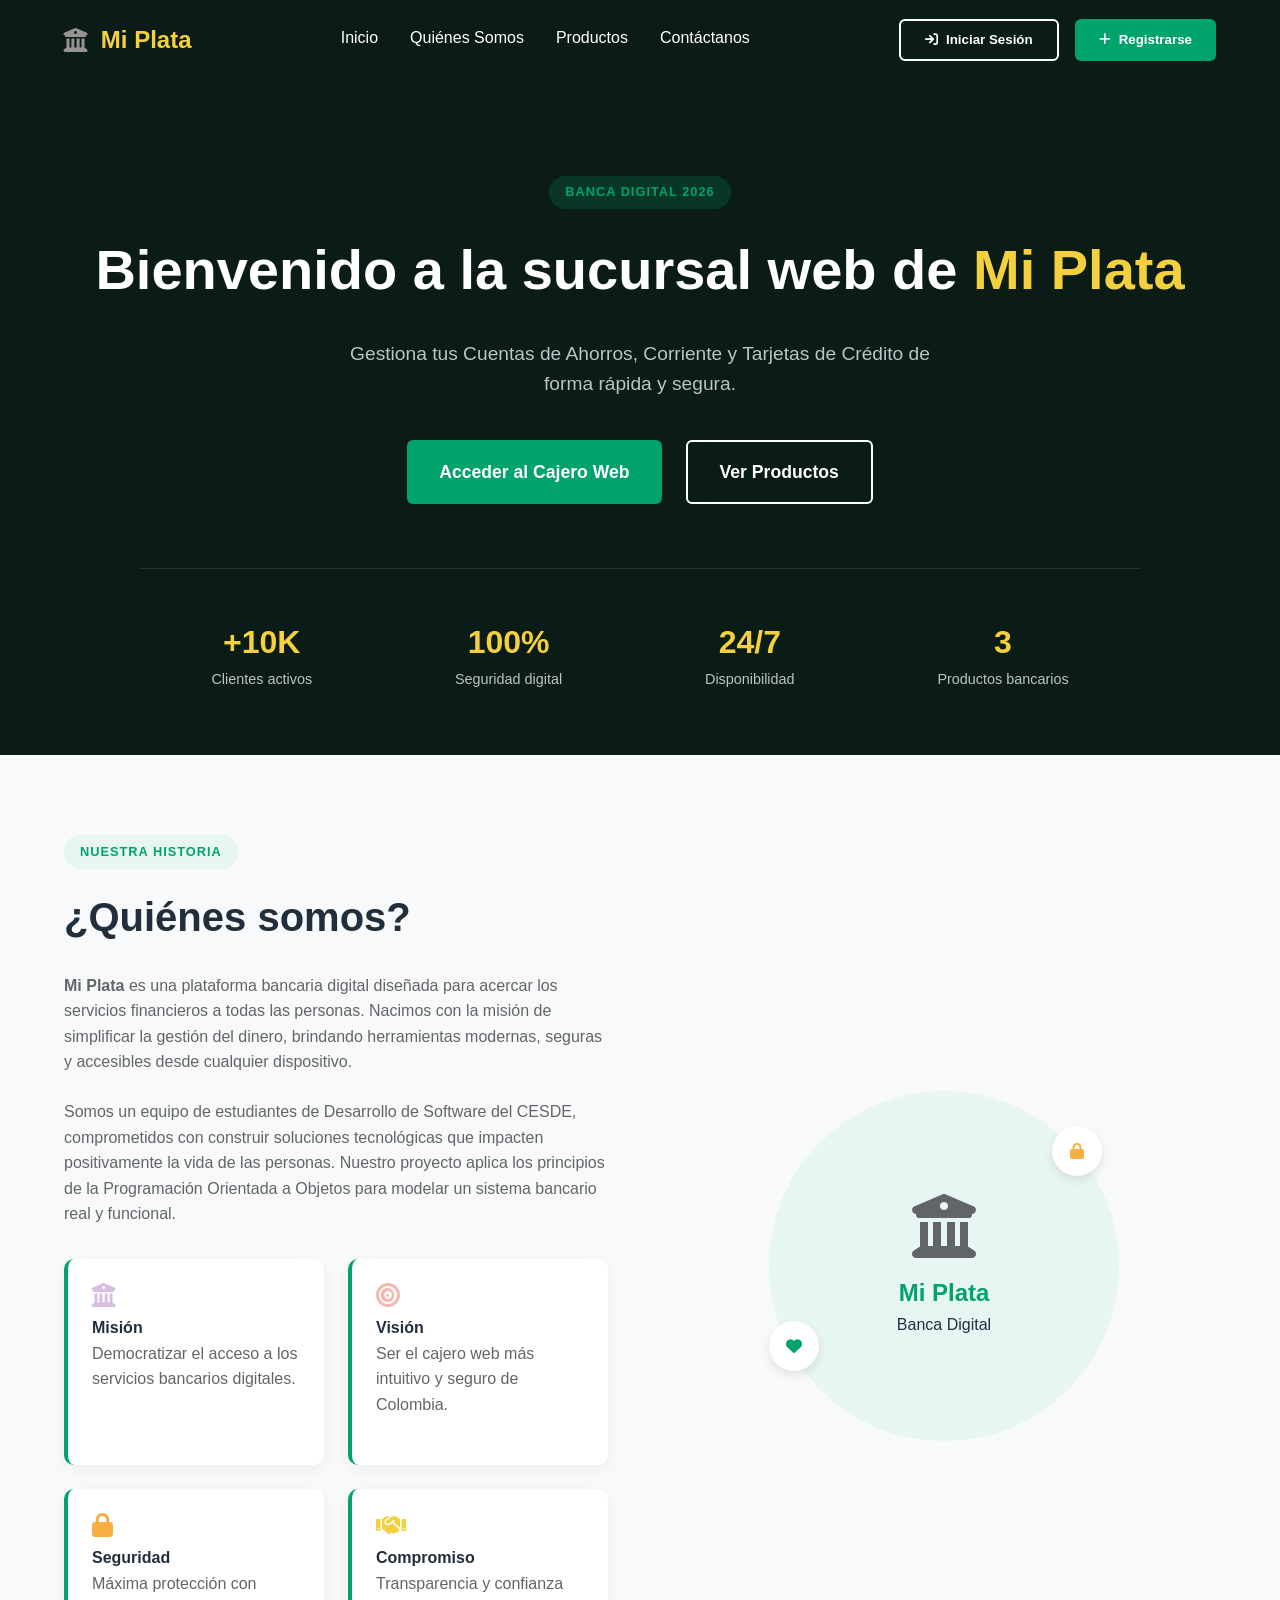
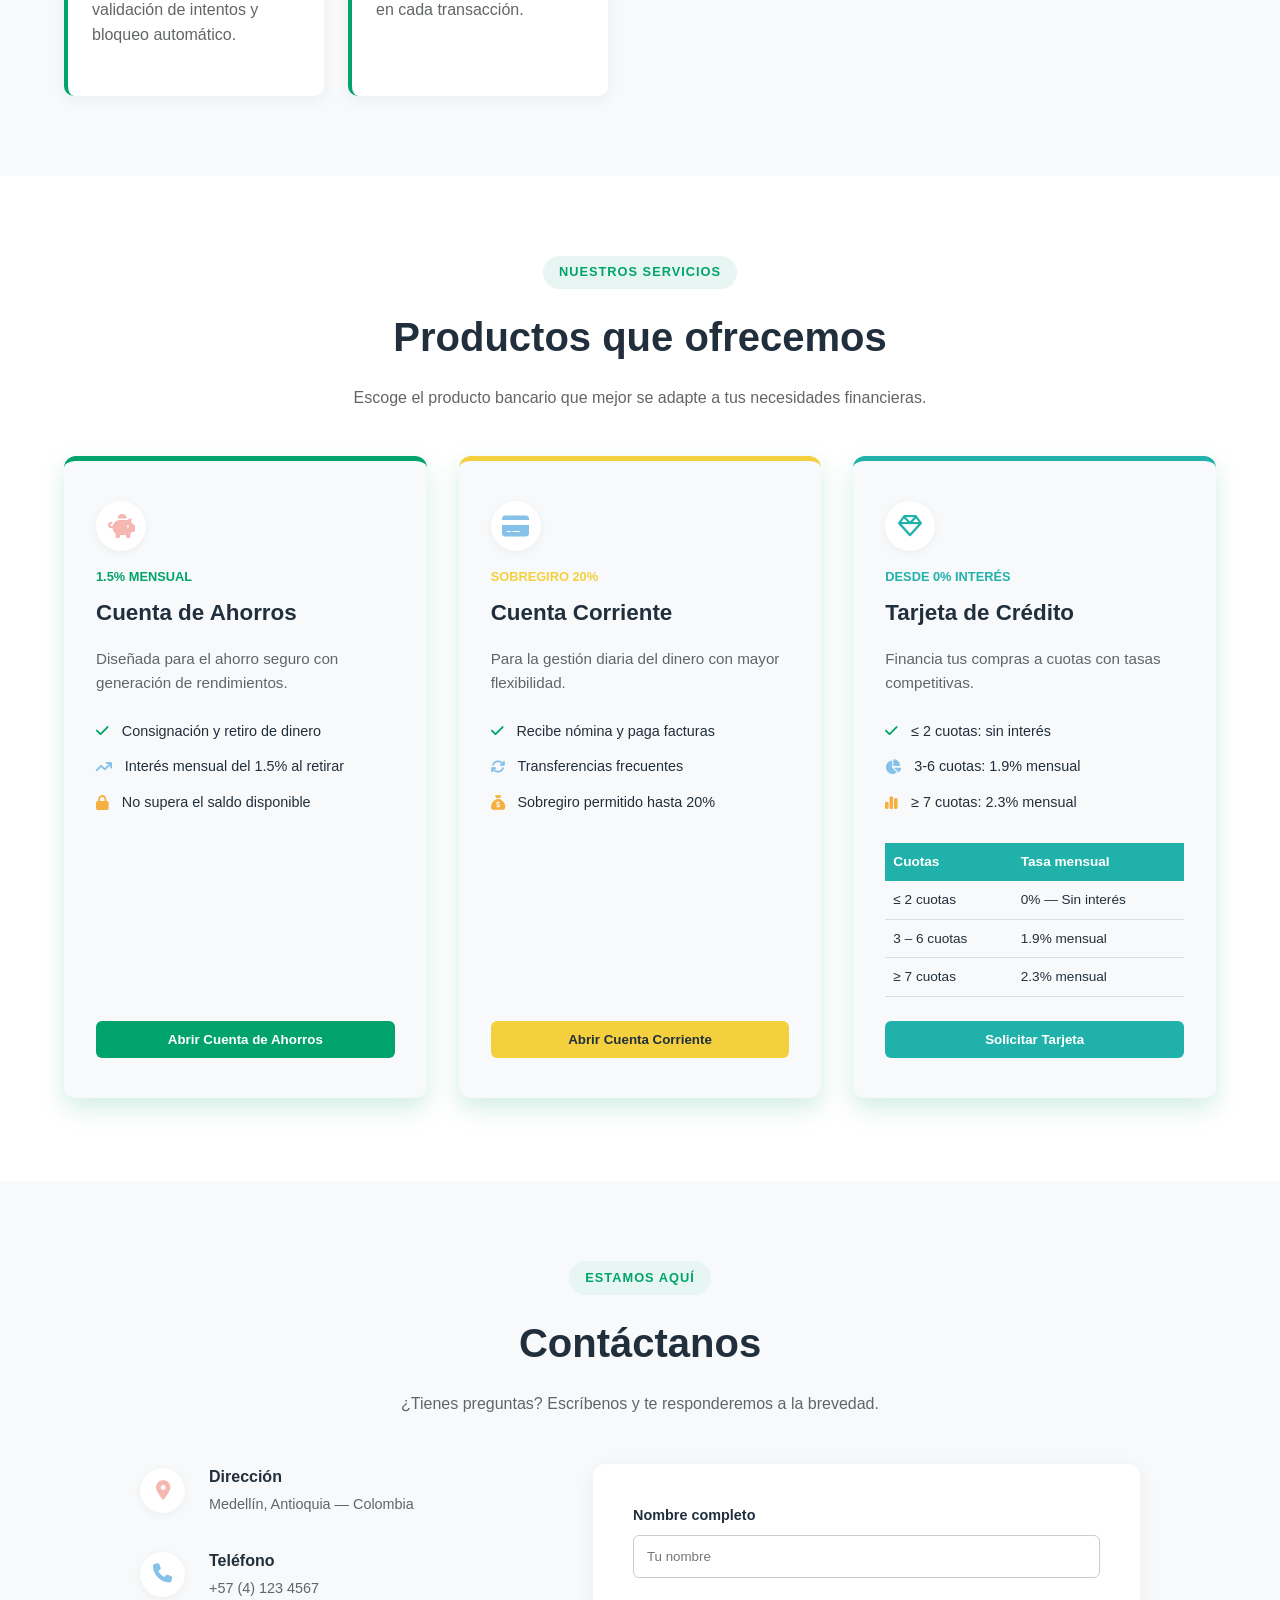
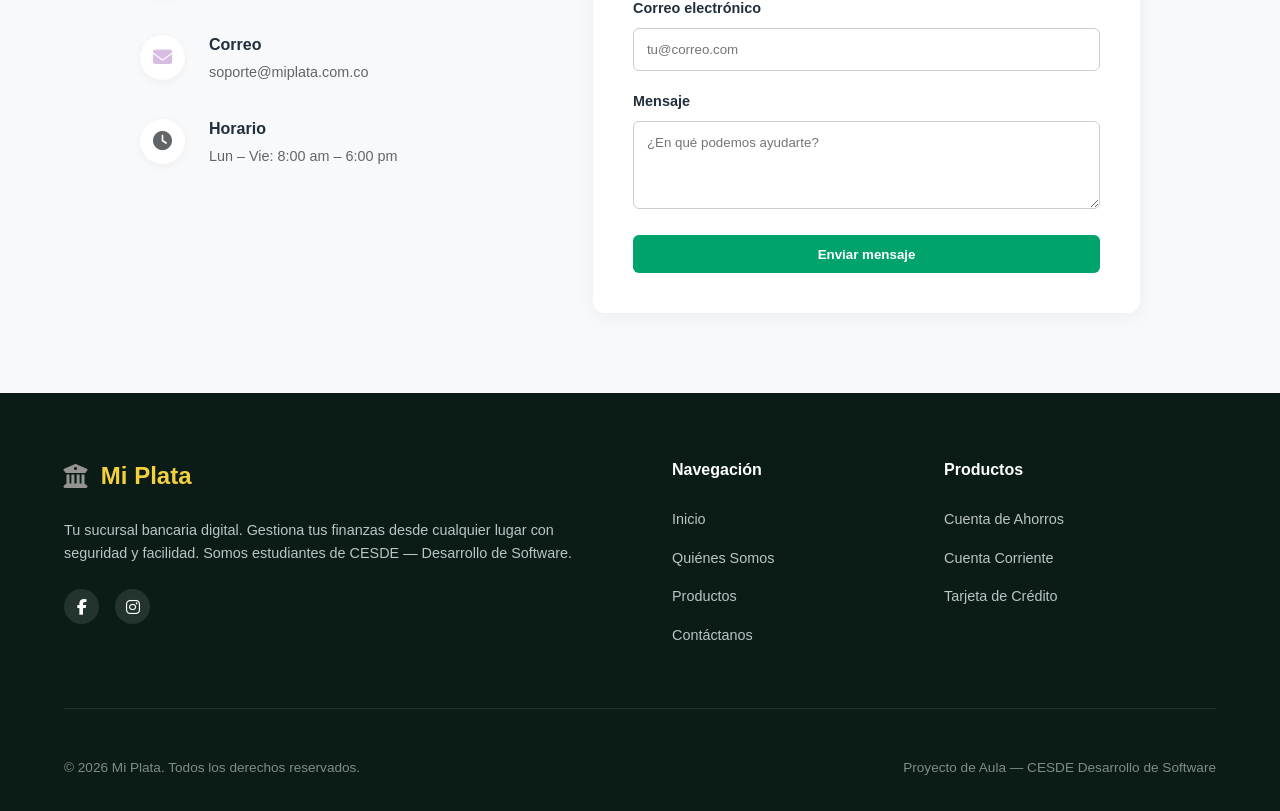
<file: Mi-Plata-Banco/index.html>
<!DOCTYPE html>
<html lang="es">
<head>
    <meta charset="UTF-8">
    <meta name="viewport" content="width=device-width, initial-scale=1.0">
    <title>Mi Plata - Banca Digital</title>
    <link rel="stylesheet" href="styles.css">
    <!-- FontAwesome para los íconos idénticos al Figma -->
    <link rel="stylesheet" href="https://cdnjs.cloudflare.com/ajax/libs/font-awesome/6.4.0/css/all.min.css">
</head>
<body>

    <!-- NAVEGACIÓN -->
    <header class="navbar">
        <div class="logo">
            <i class="fa-solid fa-building-columns"></i>
            <span>Mi Plata</span>
        </div>
        <nav class="nav-links">
            <a href="#inicio">Inicio</a>
            <a href="#quienes-somos">Quiénes Somos</a>
            <a href="#productos">Productos</a>
            <a href="#contactanos">Contáctanos</a>
        </nav>
        <div class="nav-buttons">
            <button class="btn btn-outline" id="btn-iniciar-sesion"><i class="fa-solid fa-arrow-right-to-bracket"></i> Iniciar Sesión</button>
            <button class="btn btn-primary" id="btn-registrarse"><i class="fa-solid fa-plus"></i> Registrarse</button>
        </div>
    </header>

    <!-- CONTENEDOR PRINCIPAL (Landing Page) -->
    <main id="landing-page">
        
        <!-- SECCIÓN: INICIO (Hero) -->
        <section id="inicio" class="hero-section">
            <div class="hero-content">
                <span class="badge badge-dark">BANCA DIGITAL 2026</span>
                <h1>Bienvenido a la sucursal web de <span>Mi Plata</span></h1>
                <p>Gestiona tus Cuentas de Ahorros, Corriente y Tarjetas de Crédito de forma rápida y segura.</p>
                <div class="hero-actions">
                    <button class="btn btn-primary btn-lg" id="btn-acceder-cajero">Acceder al Cajero Web</button>
                    <a href="#productos" class="btn btn-outline btn-lg">Ver Productos</a>
                </div>
            </div>
            
            <div class="hero-stats">
                <div class="stat-item">
                    <h3>+10K</h3>
                    <p>Clientes activos</p>
                </div>
                <div class="stat-item">
                    <h3>100%</h3>
                    <p>Seguridad digital</p>
                </div>
                <div class="stat-item">
                    <h3>24/7</h3>
                    <p>Disponibilidad</p>
                </div>
                <div class="stat-item">
                    <h3>3</h3>
                    <p>Productos bancarios</p>
                </div>
            </div>
        </section>

        <!-- SECCIÓN: QUIÉNES SOMOS -->
        <section id="quienes-somos" class="about-section">
            <div class="about-container">
                <div class="about-text">
                    <span class="badge badge-light">NUESTRA HISTORIA</span>
                    <h2>¿Quiénes somos?</h2>
                    <p><strong>Mi Plata</strong> es una plataforma bancaria digital diseñada para acercar los servicios financieros a todas las personas. Nacimos con la misión de simplificar la gestión del dinero, brindando herramientas modernas, seguras y accesibles desde cualquier dispositivo.</p>
                    <p>Somos un equipo de estudiantes de Desarrollo de Software del CESDE, comprometidos con construir soluciones tecnológicas que impacten positivamente la vida de las personas. Nuestro proyecto aplica los principios de la Programación Orientada a Objetos para modelar un sistema bancario real y funcional.</p>
                    
                    <div class="features-grid">
                        <div class="feature-card">
                            <i class="fa-solid fa-building-columns feature-icon"></i>
                            <h4>Misión</h4>
                            <p>Democratizar el acceso a los servicios bancarios digitales.</p>
                        </div>
                        <div class="feature-card">
                            <i class="fa-solid fa-bullseye feature-icon"></i>
                            <h4>Visión</h4>
                            <p>Ser el cajero web más intuitivo y seguro de Colombia.</p>
                        </div>
                        <div class="feature-card">
                            <i class="fa-solid fa-lock feature-icon"></i>
                            <h4>Seguridad</h4>
                            <p>Máxima protección con validación de intentos y bloqueo automático.</p>
                        </div>
                        <div class="feature-card">
                            <i class="fa-solid fa-handshake feature-icon"></i>
                            <h4>Compromiso</h4>
                            <p>Transparencia y confianza en cada transacción.</p>
                        </div>
                    </div>
                </div>
                <div class="about-image">
                    <div class="circle-graphic">
                        <div class="icon-float icon-lock"><i class="fa-solid fa-lock"></i></div>
                        <div class="icon-float icon-heart"><i class="fa-solid fa-heart"></i></div>
                        <i class="fa-solid fa-building-columns center-icon"></i>
                        <h3>Mi Plata</h3>
                        <p>Banca Digital</p>
                    </div>
                </div>
            </div>
        </section>

        <!-- SECCIÓN: PRODUCTOS -->
        <section id="productos" class="products-section">
            <div class="section-header text-center">
                <span class="badge badge-light">NUESTROS SERVICIOS</span>
                <h2>Productos que ofrecemos</h2>
                <p>Escoge el producto bancario que mejor se adapte a tus necesidades financieras.</p>
            </div>
            
            <div class="products-grid">
                <!-- Cuenta de Ahorros -->
                <div class="product-card card-ahorros">
                    <div class="product-icon icon-pink"><i class="fa-solid fa-piggy-bank"></i></div>
                    <span class="product-subtitle text-green">1.5% MENSUAL</span>
                    <h3>Cuenta de Ahorros</h3>
                    <p>Diseñada para el ahorro seguro con generación de rendimientos.</p>
                    <ul class="product-features">
                        <li><i class="fa-solid fa-check text-green"></i> Consignación y retiro de dinero</li>
                        <li><i class="fa-solid fa-arrow-trend-up text-blue"></i> Interés mensual del 1.5% al retirar</li>
                        <li><i class="fa-solid fa-lock text-orange"></i> No supera el saldo disponible</li>
                    </ul>
                    <button class="btn btn-primary btn-block mt-auto btn-abrir-registro">Abrir Cuenta de Ahorros</button>
                </div>

                <!-- Cuenta Corriente -->
                <div class="product-card card-corriente">
                    <div class="product-icon icon-blue"><i class="fa-solid fa-credit-card"></i></div>
                    <span class="product-subtitle text-yellow">SOBREGIRO 20%</span>
                    <h3>Cuenta Corriente</h3>
                    <p>Para la gestión diaria del dinero con mayor flexibilidad.</p>
                    <ul class="product-features">
                        <li><i class="fa-solid fa-check text-green"></i> Recibe nómina y paga facturas</li>
                        <li><i class="fa-solid fa-arrows-rotate text-blue"></i> Transferencias frecuentes</li>
                        <li><i class="fa-solid fa-sack-dollar text-orange"></i> Sobregiro permitido hasta 20%</li>
                    </ul>
                    <button class="btn btn-yellow btn-block mt-auto btn-abrir-registro">Abrir Cuenta Corriente</button>
                </div>

                <!-- Tarjeta de Crédito -->
                <div class="product-card card-tarjeta">
                    <div class="product-icon icon-teal"><i class="fa-regular fa-gem"></i></div>
                    <span class="product-subtitle text-teal">DESDE 0% INTERÉS</span>
                    <h3>Tarjeta de Crédito</h3>
                    <p>Financia tus compras a cuotas con tasas competitivas.</p>
                    <ul class="product-features mb-3">
                        <li><i class="fa-solid fa-check text-green"></i> ≤ 2 cuotas: sin interés</li>
                        <li><i class="fa-solid fa-chart-pie text-blue"></i> 3-6 cuotas: 1.9% mensual</li>
                        <li><i class="fa-solid fa-chart-simple text-orange"></i> ≥ 7 cuotas: 2.3% mensual</li>
                    </ul>
                    <table class="rates-table">
                        <tr><th>Cuotas</th><th>Tasa mensual</th></tr>
                        <tr><td>≤ 2 cuotas</td><td>0% — Sin interés</td></tr>
                        <tr><td>3 – 6 cuotas</td><td>1.9% mensual</td></tr>
                        <tr><td>≥ 7 cuotas</td><td>2.3% mensual</td></tr>
                    </table>
                    <button class="btn btn-teal btn-block mt-auto btn-abrir-registro">Solicitar Tarjeta</button>
                </div>
            </div>
        </section>

        <!-- SECCIÓN: CONTÁCTANOS -->
        <section id="contactanos" class="contact-section">
            <div class="section-header text-center">
                <span class="badge badge-light">ESTAMOS AQUÍ</span>
                <h2>Contáctanos</h2>
                <p>¿Tienes preguntas? Escríbenos y te responderemos a la brevedad.</p>
            </div>

            <div class="contact-container">
                <div class="contact-info">
                    <div class="info-item">
                        <div class="info-icon text-pink"><i class="fa-solid fa-location-dot"></i></div>
                        <div>
                            <h4>Dirección</h4>
                            <p>Medellín, Antioquia — Colombia</p>
                        </div>
                    </div>
                    <div class="info-item">
                        <div class="info-icon text-blue"><i class="fa-solid fa-phone"></i></div>
                        <div>
                            <h4>Teléfono</h4>
                            <p>+57 (4) 123 4567</p>
                        </div>
                    </div>
                    <div class="info-item">
                        <div class="info-icon text-purple"><i class="fa-solid fa-envelope"></i></div>
                        <div>
                            <h4>Correo</h4>
                            <p>soporte@miplata.com.co</p>
                        </div>
                    </div>
                    <div class="info-item">
                        <div class="info-icon text-gray"><i class="fa-solid fa-clock"></i></div>
                        <div>
                            <h4>Horario</h4>
                            <p>Lun – Vie: 8:00 am – 6:00 pm</p>
                        </div>
                    </div>
                </div>

                <div class="contact-form-card">
                    <form id="form-contacto">
                        <div class="form-group">
                            <label>Nombre completo</label>
                            <input type="text" placeholder="Tu nombre">
                        </div>
                        <div class="form-group">
                            <label>Correo electrónico</label>
                            <input type="email" placeholder="tu@correo.com">
                        </div>
                        <div class="form-group">
                            <label>Mensaje</label>
                            <textarea rows="4" placeholder="¿En qué podemos ayudarte?"></textarea>
                        </div>
                        <button type="button" class="btn btn-primary btn-block">Enviar mensaje</button>
                    </form>
                </div>
            </div>
        </section>

        <!-- SECCIÓN: CAJERO WEB INTERACTIVO -->
<section id="cajero-web" class="cajero-section" style="display: none;">
            <div class="cajero-card">
                <h2>Sucursal Virtual Mi Plata</h2>
                <h3 id="nombreCliente">Cargando cliente...</h3>
                
                <!-- Selector de producto -->
                <div class="form-group">
                    <label>Seleccionar Producto:</label>
                    <select id="selectorCuenta">
                        <option value="ahorros">Cuenta de Ahorros</option>
                        <option value="corriente">Cuenta Corriente</option>
                        <option value="tarjeta">Tarjeta de Crédito</option>
                    </select>
                </div>

                <!-- Pantalla de saldo -->
                <div class="saldo-box">
                    <h4 id="saldoActual">$ 0 COP</h4>
                </div>

                <!-- Formulario de operaciones -->
                <form id="formOperacion">
                    <div class="form-group">
                        <label>Tipo de Operación:</label>
                        <select id="tipoOperacion">
                            <option value="consignar">Consignar / Abonar</option>
                            <option value="retirar">Retirar / Comprar</option>
                        </select>
                    </div>

                    <div class="form-group">
                        <label>Monto ($):</label>
                        <input type="number" id="montoOperacion" placeholder="Ingrese el valor" required>
                    </div>

                    <div class="form-group" id="grupoCuotas" style="display: none;">
                        <label>Número de Cuotas (Solo Tarjeta):</label>
                        <input type="number" id="numeroCuotas" min="1" value="1">
                    </div>

                    <button type="submit" class="btn btn-primary btn-block">Ejecutar Transacción</button>
                </form>

                <!-- Historial de movimientos -->
                <div class="movimientos-box">
                    <h3>Historial de Movimientos</h3>
                    <ul id="listaMovimientos"></ul>
                </div>
            </div>
        </section>

    </main>

    <!-- FOOTER -->
    <footer class="main-footer">
        <div class="footer-container">
            <div class="footer-brand">
                <div class="logo">
                    <i class="fa-solid fa-building-columns"></i>
                    <span>Mi Plata</span>
                </div>
                <p>Tu sucursal bancaria digital. Gestiona tus finanzas desde cualquier lugar con seguridad y facilidad. Somos estudiantes de CESDE — Desarrollo de Software.</p>
                <div class="social-icons">
                    <a href="#"><i class="fa-brands fa-facebook-f"></i></a>
                    <a href="#"><i class="fa-brands fa-instagram"></i></a>
                </div>
            </div>
            
            <div class="footer-links">
                <h4>Navegación</h4>
                <ul>
                    <li><a href="#inicio">Inicio</a></li>
                    <li><a href="#quienes-somos">Quiénes Somos</a></li>
                    <li><a href="#productos">Productos</a></li>
                    <li><a href="#contactanos">Contáctanos</a></li>
                </ul>
            </div>

            <div class="footer-links">
                <h4>Productos</h4>
                <ul>
                    <li><a href="#">Cuenta de Ahorros</a></li>
                    <li><a href="#">Cuenta Corriente</a></li>
                    <li><a href="#">Tarjeta de Crédito</a></li>
                </ul>
            </div>
        </div>
        <div class="footer-bottom">
            <p>&copy; 2026 Mi Plata. Todos los derechos reservados.</p>
            <p>Proyecto de Aula — CESDE Desarrollo de Software</p>
        </div>
    </footer>

    <!-- MODAL DE INICIAR SESIÓN -->
    <div id="modal-login" style="display: none; position: fixed; z-index: 9999; top: 0; left: 0; width: 100%; height: 100vh; background-color: rgba(0,0,0,0.7); justify-content: center; align-items: center;">
        <div style="background-color: #fff; padding: 25px; border-radius: 12px; width: 90%; max-width: 380px; position: relative; color: #333;">
            <span id="btn-cerrar-login" style="position: absolute; right: 15px; top: 10px; font-size: 28px; cursor: pointer; color: #666;">&times;</span>
            <h2 style="margin-bottom: 15px; color: #000; text-align: center;">Iniciar Sesión</h2>
            
            <form id="form-login">
                <div style="margin-bottom: 12px;">
                    <label style="display:block; font-weight:bold; margin-bottom:4px;">Usuario:</label>
                    <input type="text" id="login-usuario" required placeholder="Ej: juanperez" style="width: 100%; padding: 8px; border: 1px solid #ccc; border-radius: 4px;">
                </div>
                <div style="margin-bottom: 18px;">
                    <label style="display:block; font-weight:bold; margin-bottom:4px;">Contraseña:</label>
                    <input type="password" id="login-clave" required placeholder="****" style="width: 100%; padding: 8px; border: 1px solid #ccc; border-radius: 4px;">
                </div>
                <button type="submit" class="btn btn-primary btn-block" style="width: 100%; padding: 10px; background-color: #00a86b; color: white; border: none; border-radius: 4px; cursor: pointer; font-weight: bold;">Ingresar a Mi Plata</button>
            </form>
        </div>
    </div>

    <!-- MODAL DE REGISTRO -->
    <div id="modal-registro" style="display: none; position: fixed; z-index: 9999; top: 0; left: 0; width: 100%; height: 100vh; background-color: rgba(0,0,0,0.7); justify-content: center; align-items: center;">
        <div style="background-color: #fff; padding: 25px; border-radius: 12px; width: 90%; max-width: 400px; position: relative; color: #333;">
            <span id="btn-cerrar-modal" style="position: absolute; right: 15px; top: 10px; font-size: 28px; cursor: pointer; color: #666;">&times;</span>
            <h2 style="margin-bottom: 15px; color: #000; text-align: center;">Crear Cuenta en Mi Plata</h2>
            
            <form id="form-registro">
                <div style="margin-bottom: 10px;">
                    <label style="display:block; font-weight:bold; margin-bottom:4px;">Nombre completo:</label>
                    <input type="text" id="reg-nombre" required placeholder="Ej: Esteban Gómez" style="width: 100%; padding: 8px; border: 1px solid #ccc; border-radius: 4px;">
                </div>
                <div style="margin-bottom: 10px;">
                    <label style="display:block; font-weight:bold; margin-bottom:4px;">Cédula:</label>
                    <input type="text" id="reg-cedula" required placeholder="Ej: 1020304050" style="width: 100%; padding: 8px; border: 1px solid #ccc; border-radius: 4px;">
                </div>
                <div style="margin-bottom: 10px;">
                    <label style="display:block; font-weight:bold; margin-bottom:4px;">Usuario:</label>
                    <input type="text" id="reg-usuario" required placeholder="Ej: esteban123" style="width: 100%; padding: 8px; border: 1px solid #ccc; border-radius: 4px;">
                </div>
                <div style="margin-bottom: 10px;">
                    <label style="display:block; font-weight:bold; margin-bottom:4px;">Contraseña:</label>
                    <input type="password" id="reg-clave" required placeholder="****" style="width: 100%; padding: 8px; border: 1px solid #ccc; border-radius: 4px;">
                </div>
                <div style="margin-bottom: 10px;">
                    <label style="display:block; font-weight:bold; margin-bottom:4px;">Confirmar contraseña:</label>
                    <input type="password" id="reg-confirmar-clave" required placeholder="Repita su contraseña" style="width: 100%; padding: 8px; border: 1px solid #ccc; border-radius: 4px;">
                </div>
                <div style="margin-bottom: 15px;">
                    <label style="display:block; font-weight:bold; margin-bottom:4px;">Teléfono:</label>
                    <input type="tel" id="reg-telefono" required placeholder="Ej: 3001234567" style="width: 100%; padding: 8px; border: 1px solid #ccc; border-radius: 4px;">
                </div>
                <button type="submit" class="btn btn-primary btn-block" style="width: 100%; padding: 10px; background-color: #00a86b; color: white; border: none; border-radius: 4px; cursor: pointer; font-weight: bold;">Registrarse e Ingresar</button>
            </form>
        </div>
    </div>

    <script src="js/models.js"></script>
    <script src="js/app.js"></script>

</body>
</html>
</file>
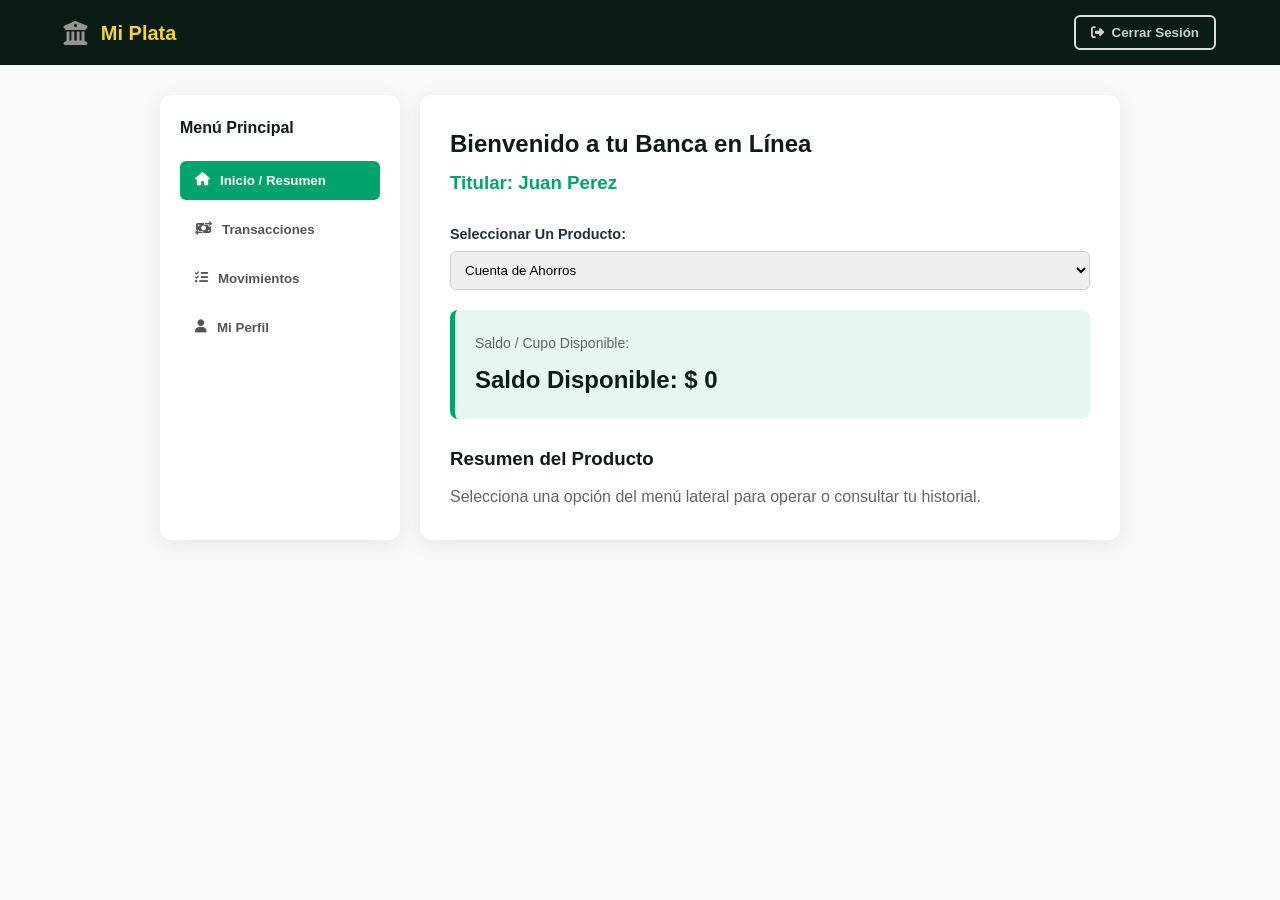
<file: Mi-Plata-Banco/cajero.html>
<!DOCTYPE html>
<html lang="es">
<head>
    <meta charset="UTF-8">
    <meta name="viewport" content="width=device-width, initial-scale=1.0">
    <title>Mi Plata - Sucursal Virtual</title>
    <link rel="stylesheet" href="styles.css">
    <link rel="stylesheet" href="https://cdnjs.cloudflare.com/ajax/libs/font-awesome/6.4.0/css/all.min.css">
    <style>
        /* Estilos para el cambio de pestañas y layout */
        .dashboard-layout {
            display: grid;
            grid-template-columns: 240px 1fr;
            gap: 20px;
            max-width: 1000px;
            margin: 30px auto;
            padding: 0 20px;
        }

        .sidebar-menu {
            background: white;
            padding: 20px;
            border-radius: 12px;
            box-shadow: 0 4px 20px rgba(0,0,0,0.08);
            display: flex;
            flex-direction: column;
            gap: 10px;
        }

        .tab-btn {
            background: transparent;
            border: none;
            padding: 12px 15px;
            text-align: left;
            border-radius: 6px;
            font-weight: bold;
            color: #555;
            cursor: pointer;
            transition: all 0.2s ease;
            display: flex;
            align-items: center;
            gap: 10px;
        }

        .tab-btn:hover {
            background-color: #f0f0f0;
            color: var(--primary);
        }

        .tab-btn.active {
            background-color: var(--primary);
            color: white;
        }

        #btn-cerrar-sesion {
            border-color: #e0dddd;
            color: #d0cdce;
            background-color: transparent;
            padding: 8px 15px;
            transition: background-color 0.2s ease, border-color 0.2s ease, color 0.2s ease, transform 0.2s ease;
        }

        #btn-cerrar-sesion:hover {
            background-color: #dc3545;
            border-color: #dc3545;
            color: white;
            transform: translateY(-2px);
        }

        /* Control de visibilidad de las ventanas */
        .dash-section {
            display: none;
        }

        .dash-section.active-section {
            display: block;
        }

        @media (max-width: 768px) {
            .dashboard-layout {
                grid-template-columns: 1fr;
            }
        }
    </style>
</head>
<body style="background-color: var(--bg-light); color: var(--text-dark);">

    <!-- BARRA DEL CAJERO -->
    <header class="navbar" style="background-color: var(--bg-dark); padding: 15px 5%; display: flex; justify-content: space-between; align-items: center;">
        <div class="logo">
            <i class="fa-solid fa-building-columns" style="color:  #969491;"></i>
            <span style="color: #F4D03F; font-weight: bold; font-size: 20px;">Mi Plata</span>
        </div>
        <button id="btn-cerrar-sesion" class="btn btn-outline">
            <i class="fa-solid fa-right-from-bracket"></i> Cerrar Sesión
        </button>
    </header>

    <!-- CONTENEDOR PRINCIPAL DEL DASHBOARD -->
    <div class="dashboard-layout">

        <!-- MENÚ LATERAL (VENTANITAS) -->
        <aside class="sidebar-menu">
            <h3 style="color: var(--bg-dark); margin-bottom: 10px; font-size: 16px;">Menú Principal</h3>
            
            <button class="tab-btn active" data-target="vista-inicio">
                <i class="fa-solid fa-house"></i> Inicio / Resumen
            </button>
            <button class="tab-btn" data-target="vista-transacciones">
                <i class="fa-solid fa-money-bill-transfer"></i> Transacciones
            </button>
            <button class="tab-btn" data-target="vista-movimientos">
                <i class="fa-solid fa-list-check"></i> Movimientos
            </button>
            <button class="tab-btn" data-target="vista-perfil">
                <i class="fa-solid fa-user"></i> Mi Perfil
            </button>
        </aside>

        <!-- CONTENIDO PRINCIPAL DINÁMICO -->
        <main>
            <div class="cajero-card" style="background: var(--text-white); padding: 30px; border-radius: 12px; box-shadow: 0 4px 20px rgba(0,0,0,0.08);">
                
                <!-- ENCABEZADO DEL USUARIO Y SELECTOR GLOBAL DE PRODUCTO -->
                <div id="dashboard-bienvenida">
                    <h2 style="color: var(--bg-dark); margin-bottom: 5px;">Bienvenido a tu Banca en Línea</h2>
                    <h3 id="nombreCliente" style="color: var(--primary); margin-bottom: 25px;">Cargando usuario...</h3>
                </div>

                <!-- Selector de producto (aplica a todo el sistema) -->
                <div id="selector-producto-container" class="form-group" style="margin-bottom: 20px;">
                    <label style="font-weight: bold; display: block; margin-bottom: 5px;">Seleccionar Un Producto:</label>
                    <select id="selectorCuenta" style="width: 100%; padding: 10px; border-radius: 6px; border: 1px solid #ccc;">
                        <option value="ahorros">Cuenta de Ahorros</option>
                        <option value="corriente">Cuenta Corriente</option>
                        <option value="tarjeta">Tarjeta de Crédito</option>
                    </select>
                </div>

                <!-- PANTALLA DE SALDO (Póliza/Tarjeta fija arriba) -->
                <div id="saldo-container" class="saldo-box" style="background: #E8F6F3; padding: 20px; border-radius: 8px; border-left: 5px solid var(--primary); margin-bottom: 25px;">
                    <span style="font-size: 14px; color: var(--text-light);">Saldo / Cupo Disponible:</span>
                    <h4 id="saldoActual" style="font-size: 24px; color: var(--bg-dark); margin: 5px 0 0 0;">$ 0 COP</h4>
                </div>

                <!-- ================= VENTANA 1: INICIO ================= -->
                <section id="vista-inicio" class="dash-section active-section">
                    <h3 style="color: var(--bg-dark); margin-bottom: 10px;">Resumen del Producto</h3>
                    <p style="color: var(--text-light);">Selecciona una opción del menú lateral para operar o consultar tu historial.</p>
                </section>

                <!-- ================= VENTANA 2: TRANSACCIONES ================= -->
                <section id="vista-transacciones" class="dash-section">
                    <h3 style="color: var(--bg-dark); margin-bottom: 15px; border-bottom: 2px solid #eee; padding-bottom: 8px;">Realizar Operación</h3>
                    
                    <form id="formOperacion">
                        <div class="form-group" style="margin-bottom: 15px;">
                            <label style="font-weight: bold; display: block; margin-bottom: 5px;">Tipo de Operación:</label>
                            <select id="tipoOperacion" style="width: 100%; padding: 10px; border-radius: 6px; border: 1px solid #ccc;">
                                <!-- JS insertará automáticamente las opciones según la cuenta elegida -->
                            </select>
                        </div>

                        <div class="form-group" style="margin-bottom: 15px;">
                            <label style="font-weight: bold; display: block; margin-bottom: 5px;">Monto ($):</label>
                            <input type="number" id="montoOperacion" placeholder="Ingrese el valor" required style="width: 100%; padding: 10px; border-radius: 6px; border: 1px solid #ccc;">
                        </div>

                        <div class="form-group" id="grupoDestinoTipo" style="display: none; margin-bottom: 15px;">
                            <label for="tipoDestino" style="font-weight: bold; display: block; margin-bottom: 5px;">Destino de la transferencia:</label>
                            <select id="tipoDestino" style="width: 100%; padding: 10px; border-radius: 6px; border: 1px solid #ccc;" disabled>
                                <option value="propia">Otro producto mío</option>
                                <option value="otro-usuario">Cuenta de otro usuario</option>
                            </select>
                        </div>

                        <div class="form-group" id="grupoProductoDestino" style="display: none; margin-bottom: 15px;">
                            <label for="productoDestino" style="font-weight: bold; display: block; margin-bottom: 5px;">Producto de destino:</label>
                            <select id="productoDestino" style="width: 100%; padding: 10px; border-radius: 6px; border: 1px solid #ccc;" disabled>
                                <option value="ahorros">Cuenta de Ahorros</option>
                                <option value="corriente">Cuenta Corriente</option>
                                <option value="tarjeta">Tarjeta de Crédito</option>
                            </select>
                        </div>

                        <div class="form-group" id="grupoUsuarioDestino" style="display: none; margin-bottom: 15px;">
                            <label for="usuarioDestino" style="font-weight: bold; display: block; margin-bottom: 5px;">Usuario destinatario:</label>
                            <input type="text" id="usuarioDestino" placeholder="Ingrese el nombre de usuario" autocomplete="off" style="width: 100%; padding: 10px; border-radius: 6px; border: 1px solid #ccc;" disabled>
                        </div>

                        <div class="form-group" id="grupoCuotas" style="display: none; margin-bottom: 15px;">
                            <label style="font-weight: bold; display: block; margin-bottom: 5px;">Número de Cuotas (Solo Tarjeta):</label>
                            <input type="number" id="numeroCuotas" min="1" value="1" style="width: 100%; padding: 10px; border-radius: 6px; border: 1px solid #ccc;">
                        </div>

                        <button type="submit" class="btn btn-primary btn-block" style="width: 100%; padding: 12px; border-radius: 6px; font-weight: bold;">Ejecutar Transacción</button>
                    </form>
                </section>

                <!-- ================= VENTANA 3: MOVIMIENTOS ================= -->
                <section id="vista-movimientos" class="dash-section">
                    <h3 style="color: var(--bg-dark); border-bottom: 2px solid #eee; padding-bottom: 8px;">Historial de Movimientos</h3>
                    <ul id="listaMovimientos" style="list-style: none; padding: 0; margin-top: 15px;">
                        <!-- JS insertará los movimientos aquí -->
                    </ul>
                </section>

                <!-- ================= VENTANA 4: PERFIL DE USUARIO ================= -->
                <section id="vista-perfil" class="dash-section">
                    <h3 style="color: var(--bg-dark); border-bottom: 2px solid #eee; padding-bottom: 8px;">Información del Perfil</h3>
                    <div style="margin-top: 15px; line-height: 1.8;">
                        <p><strong>Nombre del titular:</strong> <span id="perfilNombre">Cargando...</span></p>
                        <p><strong>Nombre de usuario:</strong> <span id="perfilUsuario">Cargando...</span></p>
                        <p><strong>Número de documento:</strong> <span id="perfilId">Cargando...</span></p>
                        <p><strong>Número de celular:</strong> <span id="perfilTelefono">Cargando...</span></p>
                        <p><strong>Estado de Cuenta:</strong> <span style="color: var(--primary); font-weight: bold;">Activa</span></p>
                    </div>

                    <div style="display: flex; flex-wrap: wrap; gap: 10px; margin: 20px 0;">
                        <button type="button" id="btn-mostrar-edicion-perfil" class="btn btn-primary">Modificar datos</button>
                        <button type="button" id="btn-mostrar-cambio-clave" class="btn btn-primary">Modificar contraseña</button>
                        <button type="button" id="btn-eliminar-cuenta" class="btn btn-outline" style="border-color: #ff4d4d; color: #ff4d4d;">Eliminar cuenta</button>
                    </div>

                    <form id="form-edicion-perfil" style="display: none; margin-top: 20px;">
                        <h4 style="margin-bottom: 12px;">Modificar datos personales</h4>
                        <div class="form-group">
                            <label for="editar-nombre">Nombre del titular:</label>
                            <input type="text" id="editar-nombre" required>
                        </div>
                        <div class="form-group">
                            <label for="editar-usuario">Nombre de usuario:</label>
                            <input type="text" id="editar-usuario" required>
                        </div>
                        <div class="form-group">
                            <label>Número de documento (no modificable):</label>
                            <input type="text" id="editar-documento" readonly>
                        </div>
                        <div class="form-group">
                            <label for="editar-telefono">Número de celular:</label>
                            <input type="tel" id="editar-telefono" required>
                        </div>
                        <button type="submit" class="btn btn-primary">Guardar cambios</button>
                        <button type="button" id="btn-cancelar-edicion-perfil" class="btn btn-outline">Cancelar</button>
                    </form>

                    <form id="form-cambio-clave" style="display: none; margin-top: 20px;">
                        <h4 style="margin-bottom: 12px;">Cambiar contraseña</h4>
                        <div class="form-group">
                            <label for="clave-actual">Contraseña actual:</label>
                            <input type="password" id="clave-actual" required autocomplete="current-password">
                        </div>
                        <div class="form-group">
                            <label for="clave-nueva">Contraseña nueva:</label>
                            <input type="password" id="clave-nueva" required autocomplete="new-password">
                        </div>
                        <div class="form-group">
                            <label for="clave-confirmacion">Confirmar contraseña nueva:</label>
                            <input type="password" id="clave-confirmacion" required autocomplete="new-password">
                        </div>
                        <button type="submit" class="btn btn-primary">Guardar contraseña</button>
                        <button type="button" id="btn-cancelar-cambio-clave" class="btn btn-outline">Cancelar</button>
                    </form>
                </section>

            </div>
        </main>
    </div>

    <!-- CÓDIGO JS PARA EL CAMBIO DE PESTAÑAS (VENTANAS) -->
    <script>
        document.addEventListener("DOMContentLoaded", () => {
            const tabs = document.querySelectorAll(".tab-btn");
            const sections = document.querySelectorAll(".dash-section");

            tabs.forEach(tab => {
                tab.addEventListener("click", () => {
                    // Quitar clase activa a todos los botones y secciones
                    tabs.forEach(t => t.classList.remove("active"));
                    sections.forEach(s => s.classList.remove("active-section"));

                    // Activar pestaña y sección seleccionada
                    tab.classList.add("active");
                    const target = tab.getAttribute("data-target");
                    document.getElementById(target).classList.add("active-section");
                    if (target === "vista-perfil") actualizarInformacionPerfil();
                    const esPerfil = target === "vista-perfil";
                    document.getElementById("dashboard-bienvenida").style.display = esPerfil ? "none" : "block";
                    document.getElementById("selector-producto-container").style.display = esPerfil ? "none" : "block";
                    document.getElementById("saldo-container").style.display = esPerfil ? "none" : "block";
                });
            });
        });
    </script>

    <script src="js/models.js"></script>
    <script src="js/app.js"></script>
</body>
</html>
</file>
<file: Mi-Plata-Banco/styles.css>
/* ================= VARIABLES DE COLOR ================= */
    :root {
        --bg-dark: #0A1C15;         /* Verde oscuro fondo Hero/Footer */
        --bg-light: #F8F9FA;        /* Fondo claro general */
        --primary: #00A36C;         /* Verde Esmeralda */
        --primary-hover: #008055;
        --secondary: #F4D03F;       /* Amarillo/Dorado Mi Plata */
        --secondary-hover: #D4AC0D;
        --text-dark: #212F3D;
        --text-light: #626567;
        --text-white: #FFFFFF;
        
        /* Colores tarjetas y acentos */
        --teal: #20B2AA;
        --pink: #F5B7B1;
        --blue: #85C1E9;
        --orange: #F5B041;
        --purple: #D7BDE2;
}

/* ================= RESET Y BÁSICOS ================= */
* {
    margin: 0;
    padding: 0;
    box-sizing: border-box;
    font-family: 'Segoe UI', Tahoma, Geneva, Verdana, sans-serif;
}

/* Scroll suave para los enlaces del menú */
html {
    scroll-behavior: smooth;
}

body {
    background-color: var(--bg-light);
    color: var(--text-dark);
    line-height: 1.6;
}

a { text-decoration: none; }
ul { list-style: none; }

.text-center { text-align: center; }
.mt-auto { margin-top: auto; }
.mb-3 { margin-bottom: 1rem; }

/* Textos de colores */
.text-green { color: var(--primary); }
.text-yellow { color: var(--secondary); }
.text-teal { color: var(--teal); }
.text-blue { color: var(--blue); }
.text-orange { color: var(--orange); }
.text-pink { color: var(--pink); }
.text-purple { color: var(--purple); }
.text-gray { color: var(--text-light); }

/* ================= COMPONENTES (Botones y Badges) ================= */

.btn {
    padding: 0.7rem 1.5rem;
    border-radius: 6px;
    font-weight: 600;
    cursor: pointer;
    border: none;
    display: inline-flex;
    align-items: center;
    justify-content: center;
    gap: 0.5rem;
    transition: 0.3s;
}

/* Botón Principal (Registrarse) */
.btn-primary { 
    background-color: var(--primary); 
    color: var(--text-white); 
    transition: all 0.2s ease; 
}

.btn-primary:hover { 
    background-color: var(--primary-hover); 
    color: var(--secondary); /* Las letras cambian al amarillo corporativo */
    transform: translateY(-3px); /* Efecto de realce hacia arriba */
    /*box-shadow: 0 6px 15px rgba(0, 163, 108, 0.4); /* Sombra verde esmeralda */
}

/* Botón Secundario / Outline (Iniciar Sesión) */
.btn-outline { 
    background-color: transparent; 
    border: 2px solid var(--text-white); /* Borde un poco más grueso para que resalte la línea */
    color: var(--text-white); 
    transition: all 0.2s ease; 
}

.btn-outline:hover { 
    background-color: transparent; 
    color: var(--secondary); /* Las letras cambian a amarillo */
    border-color: var(--secondary); /* La línea cambia a amarillo */
    transform: translateY(-3px); /* Efecto de realce hacia arriba */
   /* box-shadow: 0 6px 15px rgba(244, 208, 63, 0.2); /* Sombra amarilla suave */
}

.btn-yellow { background-color: var(--secondary); color: var(--text-dark); }
.btn-yellow:hover { background-color: var(--secondary-hover); transform: translateY(-3px); }

.btn-teal { background-color: var(--teal); color: var(--text-white); }
.btn-teal:hover { background-color: #1A938C; transform: translateY(-3px); }

.btn-block { width: 100%; }
.btn-lg { padding: 1rem 2rem; font-size: 1.1rem; }

.badge {
    padding: 0.4rem 1rem;
    border-radius: 20px;
    font-size: 0.8rem;
    font-weight: 700;
    letter-spacing: 1px;
    display: inline-block;
    margin-bottom: 1rem;
   
}

.badge-dark { background-color: rgba(0, 163, 108, 0.2); color: var(--primary); }
.badge-light { background-color: #E8F6F3; color: var(--primary); }

/* ================= NAVEGACIÓN ================= */
.navbar {
    background-color: var(--bg-dark);
    padding: 1.2rem 4rem;
    display: flex;
    justify-content: space-between;
    align-items: center;
    position: sticky;
    top: 0;
    z-index: 1000;
}

.logo {
    display: flex;
    align-items: center;
    gap: 0.8rem;
    color: var(--text-white);
    font-size: 1.5rem;
    font-weight: 700;   
}

.logo i { color: #969491; } 
.logo span { color: var(--secondary); }

.nav-links {
    display: flex;
    gap: 2rem;
}   

/* --- LÍNEA AMARILLA ANIMADA --- */
.nav-links a {
    color: var(--text-white);
    font-weight: 500;
    position: relative; 
    padding-bottom: 5px; 
    transition: color 0.2s ease;
}

.nav-links a::after {
    content: '';
    position: absolute;
    left: 0;
    bottom: 0;
    width: 0;
    height: 2px;
    background-color: var(--secondary); 
    transition: width 0.3s ease; 
}

.nav-links a:hover { 
    color: var(--secondary); 
}

.nav-links a:hover::after {
    width: 100%;
}
.nav-links a:hover { color: var(--secondary); }
.nav-buttons { display: flex; gap: 1rem; }

/* ================= SECCIÓN: INICIO (Hero) ================= */
.hero-section {
    background-color: var(--bg-dark);
    padding: 6rem 4rem 4rem;
    color: var(--text-white);
    text-align: center;
}

.hero-content h1 {
    font-size: 3.5rem;
    margin-bottom: 1.5rem;
}

.hero-content h1 span { color: var(--secondary); }

.hero-content p {
    font-size: 1.2rem;
    color: #BDC3C7;
    max-width: 600px;
    margin: 0 auto 2.5rem;
}

.hero-actions {
    display: flex;
    justify-content: center;
    gap: 1.5rem;
    margin-bottom: 4rem;
}

.hero-stats {
    display: flex;
    justify-content: space-around;
    border-top: 1px solid rgba(255,255,255,0.1);
    padding-top: 3rem;
    max-width: 1000px;
    margin: 0 auto;
}

.stat-item h3 { color: var(--secondary); font-size: 2rem; }
.stat-item p { color: #BDC3C7; font-size: 0.9rem; }

/* ================= SECCIÓN: QUIÉNES SOMOS ================= */
.about-section { padding: 5rem 4rem; background-color: var(--bg-light); }
.about-container { display: flex; gap: 4rem; align-items: center; max-width: 1200px; margin: 0 auto; }

.about-text { flex: 1; }
.about-text h2 { font-size: 2.5rem; margin-bottom: 1.5rem; color: var(--text-dark); }
.about-text p { color: var(--text-light); margin-bottom: 1.5rem; }

.features-grid {
    display: grid;
    grid-template-columns: 1fr 1fr;
    gap: 1.5rem;
    margin-top: 2rem;
}

.feature-card {
    background: white;
    padding: 1.5rem;
    border-radius: 10px;
    box-shadow: 0 4px 15px rgba(0,0,0,0.05);
    border-left: 4px solid var(--primary);
}

.feature-icon { font-size: 1.5rem; margin-bottom: 0.5rem; }
.feature-card:nth-child(1) .feature-icon { color: var(--purple); }
.feature-card:nth-child(2) .feature-icon { color: var(--pink); }
.feature-card:nth-child(3) .feature-icon { color: var(--orange); }
.feature-card:nth-child(4) .feature-icon { color: var(--secondary); }

.about-image {
    flex: 1;
    display: flex;
    justify-content: center;
}

.circle-graphic {
    background: #E8F6F3;
    width: 350px;
    height: 350px;
    border-radius: 50%;
    display: flex;
    flex-direction: column;
    align-items: center;
    justify-content: center;
    position: relative;
}

.circle-graphic .center-icon { font-size: 4rem; color: var(--text-light); margin-bottom: 1rem; }
.circle-graphic h3 { color: var(--primary); font-size: 1.5rem; }
.icon-float {
    position: absolute;
    background: white;
    width: 50px; height: 50px;
    border-radius: 50%;
    display: flex; align-items: center; justify-content: center;
    box-shadow: 0 4px 10px rgba(0,0,0,0.1);
}
.icon-lock { top: 10%; right: 5%; color: var(--orange); }
.icon-heart { bottom: 20%; left: 0; color: var(--primary); }

/* ================= SECCIÓN: PRODUCTOS ================= */
.products-section { padding: 5rem 4rem; background-color: white; }
.section-header h2 { font-size: 2.5rem; margin-bottom: 1rem; }
.section-header p { color: var(--text-light); margin-bottom: 3rem; }

.products-grid {
    display: grid;
    grid-template-columns: repeat(3, 1fr);
    gap: 2rem;
    max-width: 1200px;
    margin: 0 auto;
}

.product-card {
    background: var(--bg-light);
    border-radius: 12px;
    padding: 2.5rem 2rem;
    box-shadow: 0 4px 20px rgba(0,0,0,0.05);
    box-shadow: 0 10px 24px rgba(0,163,108,0.18);
    display: flex;
    flex-direction: column;
    border-top: 5px solid transparent;
    transform: translateY(-3px);
    transition: transform 0.25s ease, box-shadow 0.25s ease;
}

.product-card:hover {
    transform: translateY(-8px);
    box-shadow: 0 16px 30px rgba(0,163,108,0.28);
}

.card-ahorros { border-top-color: var(--primary);
transform: translateY(-3px); /* Efecto de realce hacia arriba */  }
.card-corriente { border-top-color: var(--secondary); 
transform: translateY(-3px); /* Efecto de realce hacia arriba */  }
.card-tarjeta { border-top-color: var(--teal); 
transform: translateY(-3px); /* Efecto de realce hacia arriba */  }

.product-icon {
    width: 50px; height: 50px;
    border-radius: 50%;
    display: flex; align-items: center; justify-content: center;
    font-size: 1.5rem;
    margin-bottom: 1rem;
    background-color: white;
    box-shadow: 0 2px 8px rgba(0,0,0,0.05);
}

.icon-pink { color: var(--pink); }
.icon-blue { color: var(--blue); }
.icon-teal { color: var(--teal); }

.product-subtitle { font-weight: 700; font-size: 0.8rem; margin-bottom: 0.5rem; display: block; }
.product-card h3 { margin-bottom: 1rem; font-size: 1.4rem; }
.product-card p { color: var(--text-light); margin-bottom: 1.5rem; font-size: 0.95rem; }

.product-features li {
    margin-bottom: 0.8rem;
    font-size: 0.9rem;
    color: var(--text-dark);
    display: flex;
    align-items: center;
    gap: 0.8rem;
}

.rates-table {
    width: 100%;
    border-collapse: collapse;
    margin-bottom: 1.5rem;
    font-size: 0.85rem;
}
.rates-table th { background-color: var(--teal); color: white; padding: 0.5rem; text-align: left; }
.rates-table td { padding: 0.5rem; border-bottom: 1px solid #ddd; }

/* ================= SECCIÓN: CONTÁCTANOS ================= */
.contact-section { padding: 5rem 4rem; background-color: var(--bg-light); }
.contact-container {
    display: flex;
    gap: 4rem;
    max-width: 1000px;
    margin: 0 auto;
}

.contact-info { flex: 1; display: flex; flex-direction: column; gap: 2rem; }
.info-item { display: flex; gap: 1.5rem; align-items: center; }
.info-icon {
    width: 45px; height: 45px;
    background: white;
    border-radius: 50%;
    display: flex; align-items: center; justify-content: center;
    font-size: 1.2rem;
    box-shadow: 0 2px 8px rgba(0,0,0,0.05);
}
.info-item h4 { margin-bottom: 0.2rem; }
.info-item p { color: var(--text-light); font-size: 0.9rem; }

.contact-form-card {
    flex: 1.2;
    background: white;
    padding: 2.5rem;
    border-radius: 12px;
    box-shadow: 0 4px 20px rgba(0,0,0,0.05);
}

.form-group { margin-bottom: 1.2rem; }
.form-group label { display: block; margin-bottom: 0.5rem; font-weight: 600; font-size: 0.9rem; }
.form-group input, .form-group textarea {
    width: 100%;
    padding: 0.8rem;
    border: 1px solid #ccc;
    border-radius: 6px;
    font-family: inherit;
}

/* ================= FOOTER ================= */
.main-footer {
    background-color: var(--bg-dark);
    color: var(--text-white);
    padding: 4rem 4rem 2rem;
}

.footer-container {
    display: flex;
    justify-content: space-between;
    max-width: 1200px;
    margin: 0 auto 3rem;
    border-bottom: 1px solid rgba(255,255,255,0.1);
    padding-bottom: 3rem;
}

.footer-brand { flex: 2; padding-right: 4rem; }
.footer-brand p { color: #BDC3C7; font-size: 0.9rem; margin: 1.5rem 0; }
.social-icons { display: flex; gap: 1rem; }
.social-icons a {
    width: 35px; height: 35px;
    background: rgba(255,255,255,0.1);
    border-radius: 50%;
    display: flex; align-items: center; justify-content: center;
    color: white;
    transition: 0.3s;
}
.social-icons a:hover { background: var(--primary); }

.footer-links { flex: 1; }
.footer-links h4 { margin-bottom: 1.5rem; }
.footer-links ul li { margin-bottom: 0.8rem; }
.footer-links ul a { color: #BDC3C7; font-size: 0.9rem; transition: 0.3s; }
.footer-links ul a:hover { color: var(--secondary ); }

.footer-bottom {
    display: flex;
    justify-content: space-between;
    max-width: 1200px;
    margin: 0 auto;
    color: #7F8C8D;
    font-size: 0.85rem;
}

/* ================= RESPONSIVE ================= */
@media (max-width: 900px) {
    .navbar { padding: 1rem 2rem; flex-wrap: wrap; }
    .nav-links { display: none; } /* En móvil se ocultaría el menú o se haría hamburguesa */
    .hero-section { padding: 4rem 2rem 2rem; }
    .hero-content h1 { font-size: 2.5rem; }
    .hero-stats { flex-direction: column; gap: 2rem; }
    
    .about-container, .contact-container { flex-direction: column; }
    .features-grid { grid-template-columns: 1fr; }
    
    .products-grid { grid-template-columns: 1fr; }
    .footer-container { flex-direction: column; gap: 2rem; }
    .footer-bottom { flex-direction: column; text-align: center; gap: 1rem; }
}
</file>
